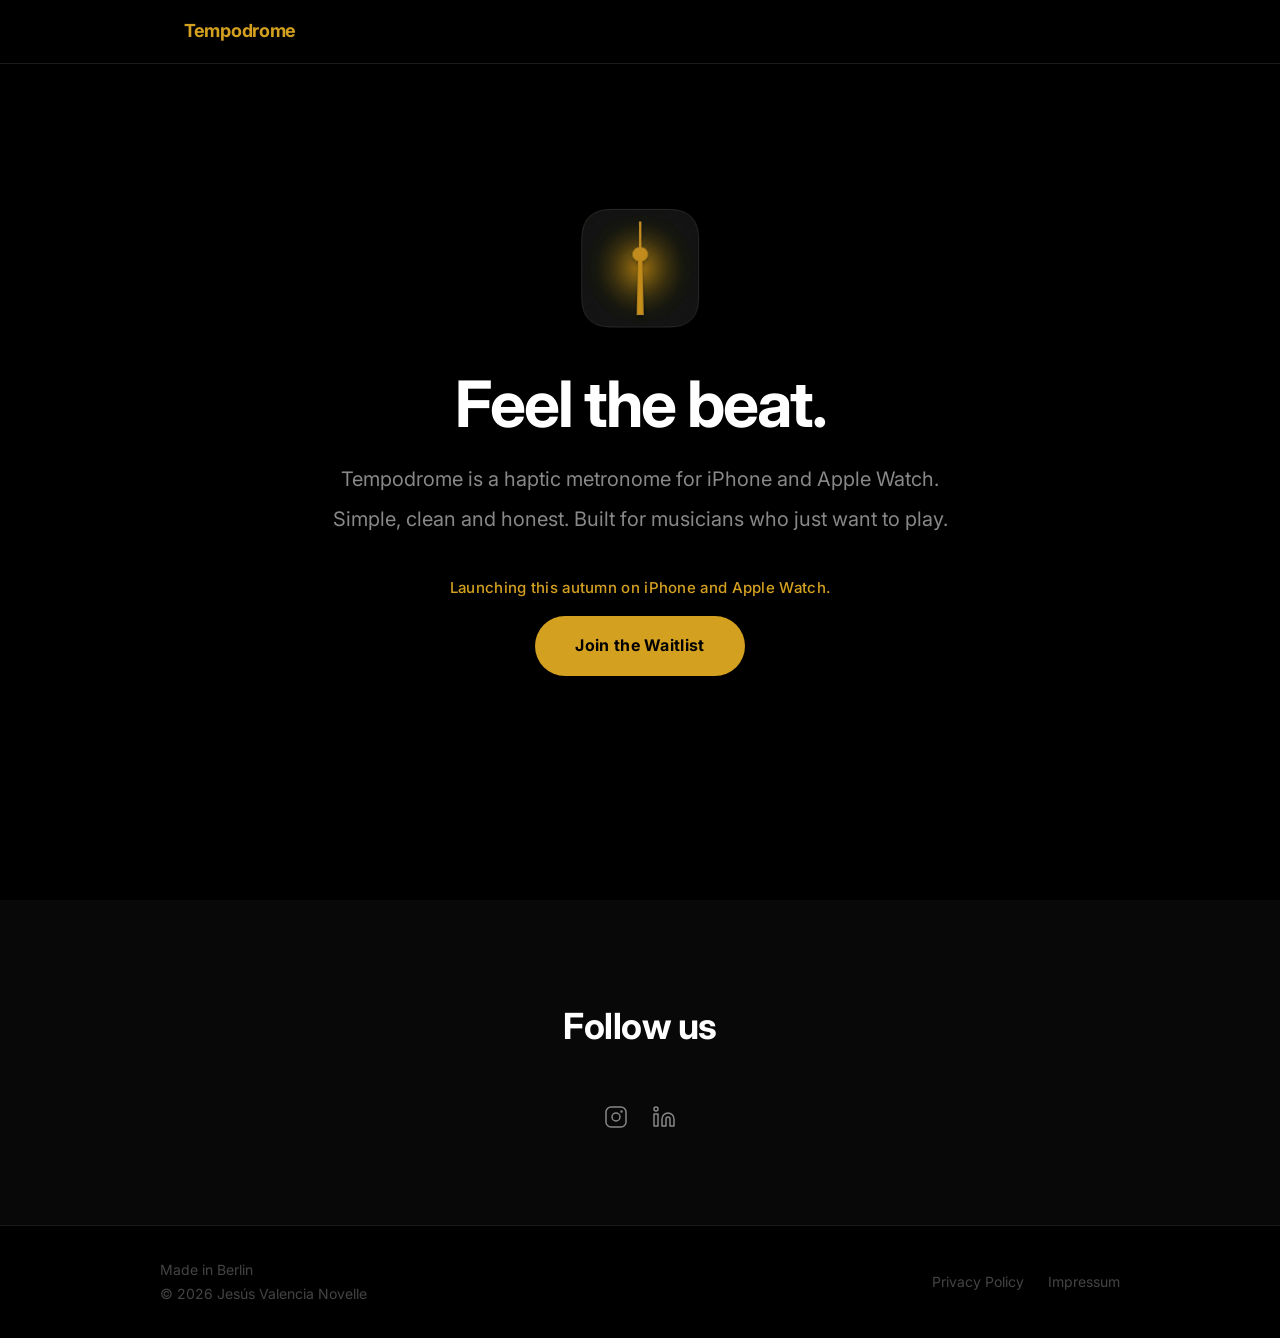
<file: index.html>
<!doctype html>
<html lang="en">
  <head>
    <meta charset="UTF-8" />
    <meta name="viewport" content="width=device-width, initial-scale=1.0" />
    <meta
      name="description"
      content="Tempodrome — Haptic metronome for iPhone and Apple Watch. Feel the beat."
    />
    <link
      rel="icon"
      type="image/png"
      sizes="48x48"
      href="/images/favicon-48.png"
    />
    <link
      rel="apple-touch-icon"
      sizes="180x180"
      href="/images/apple-touch-icon.png"
    />
    <script type="application/ld+json">
      {
        "@context": "https://schema.org",
        "@type": "SoftwareApplication",
        "name": "Tempodrome",
        "operatingSystem": "iOS, watchOS",
        "applicationCategory": "MusicApplication",
        "description": "Tempodrome is a haptic metronome for iPhone and Apple Watch. Feel the beat in your wrist, not your ears.",
        "url": "https://www.tempodrome.com",
        "image": "https://www.tempodrome.com/images/icon.png",
        "offers": {
          "@type": "Offer",
          "priceCurrency": "EUR",
          "availability": "https://schema.org/PreOrder"
        }
      }
    </script>
    <title>Tempodrome — Haptic Metronome</title>

    <!-- Favicon -->
    <link rel="icon" type="image/png" href="images/icon.png" />
    <link rel="apple-touch-icon" href="images/icon.png" />

    <!-- Social preview (LinkedIn, Twitter, WhatsApp) -->
    <meta
      property="og:title"
      content="Tempodrome — Haptic Metronome for Musicians"
    />
    <meta
      property="og:description"
      content="Feel the beat in your wrist, not your ears."
    />
    <meta
      property="og:image"
      content="https://www.tempodrome.com/images/icon.png"
    />
    <meta property="og:url" content="https://www.tempodrome.com" />
    <meta property="og:type" content="website" />

    <link rel="stylesheet" href="style.css" />
    <script
      data-goatcounter="https://susovn.goatcounter.com/count"
      async
      src="//gc.zgo.at/count.js"
    ></script>
    <script async src="https://tally.so/widgets/embed.js"></script>
  </head>

  <body>
    <!-- NAVIGATION -->
    <nav>
      <div class="nav-inner">
        <div class="nav-logo">Tempodrome</div>
        <!-- <div class="nav-links">
          <a href="#features">Features</a>
          <a href="#how-to-use">How to Use</a>
          <a href="#faq">FAQ</a>
          <a href="#support">Support</a>
        </div> -->
      </div>
    </nav>

    <!-- HERO -->
    <section id="hero">
      <div class="hero-inner">
        <img src="images/icon.png" alt="Tempodrome app icon" class="app-icon" />
        <h1>Feel the beat.</h1>
        <p class="subtitle">
          Tempodrome is a haptic metronome for iPhone and Apple Watch.
        </p>
        <p class="usp">
          Simple, clean and honest. Built for musicians who just want to play.
        </p>
        <p class="launch-soon">
          Launching this autumn on iPhone and Apple Watch.
        </p>
        <a
          href="#tally-open=vG9gE8&tally-layout=modal&tally-hide-title=1&tally-auto-close=1000"
          class="waitlist-btn"
          >Join the Waitlist</a
        >
      </div>
    </section>

    <!-- FEATURES -->
    <!-- <section id="features">
      <div class="section-inner">
        <h2>Why Tempodrome</h2>
        <div class="features-grid">
          <div class="feature">
            <div class="feature-icon">⌚</div>
            <h3>Apple Watch First</h3>
            <p>
              Tempodrome runs natively on Apple Watch with its own independent
              engine. Raise your wrist, set your tempo, and play.
            </p>
          </div>

          <div class="feature">
            <div class="feature-icon">📱</div>
            <h3>iPhone Too</h3>
            <p>
              No Apple Watch? No problem. Full metronome on iPhone with haptic
              vibration, audible click, visual glow, or any combination.
            </p>
          </div>

          <div class="feature">
            <div class="feature-icon">🥁</div>
            <h3>Your Beat, Your Way</h3>
            <p>
              From 20 to 300 BPM. Tap tempo, crown control, or type it in
              directly. Time signatures from 2/4 to 7/8.
            </p>
          </div>

          <div class="feature">
            <div class="feature-icon">🧠</div>
            <h3>Train Anywhere</h3>
            <p>
              Use Tempodrome while walking, cooking, or commuting. Let the
              haptic pulse run in the background and internalize the beat.
            </p>
          </div>
        </div>
      </div>
    </section> -->

    <!-- SCREENSHOTS -->
    <!-- <section id="screenshots">
      <div class="section-inner">
        <h2>See it in action</h2>

        <p class="screenshot-label">Apple Watch</p>
        <div class="screenshots-row">
          <img src="images/watch1.png" alt="Tempodrome on Apple Watch" />
          <img src="images/watch2.png" alt="Tempodrome Watch playing" />
          <img src="images/watch3.png" alt="Tempodrome Watch time signature" />
        </div>

        <p class="screenshot-label" style="margin-top: 48px">iPhone</p>
        <div class="screenshots-row">
          <img src="images/screen1.png" alt="Tempodrome main screen" />
          <img src="images/screen3.png" alt="Tempodrome playing" />
          <img src="images/screen2.png" alt="Tempodrome time signature" />
        </div>
      </div>
    </section> -->

    <!-- HOW TO USE -->
    <!-- <section id="how-to-use">
      <div class="section-inner">
        <h2>How to Use</h2>
        <div class="guide-list">
          <div class="guide-item">
            <span class="guide-number">01</span>
            <div>
              <h3>Set your BPM</h3>
              <p>
                On Apple Watch, rotate the Digital Crown to adjust the BPM up or
                down. On iPhone, tap the — and + buttons, or tap the BPM number
                to type it in directly using the keyboard.
              </p>
            </div>
          </div>

          <div class="guide-item">
            <span class="guide-number">02</span>
            <div>
              <h3>Tap your tempo</h3>
              <p>
                Tap the TAP area repeatedly in time with any music you're
                hearing. Tempodrome calculates the average tempo from your last
                four taps and sets it automatically.
              </p>
            </div>
          </div>

          <div class="guide-item">
            <span class="guide-number">03</span>
            <div>
              <h3>Choose how you feel it</h3>
              <p>
                On iPhone, toggle Vibration, Sound, and Glow independently. Use
                any combination — silent practice with just vibration and glow,
                or the full experience with all three on.
              </p>
            </div>
          </div>

          <div class="guide-item">
            <span class="guide-number">04</span>
            <div>
              <h3>Change time signature</h3>
              <p>
                Tap the time signature badge (4/4 by default) to open the
                selector. Choose from 2/4, 3/4, 4/4, 5/4, 6/8, 7/8 and more. The
                beat bars update instantly to reflect your selection.
              </p>
            </div>
          </div>

          <div class="guide-item">
            <span class="guide-number">05</span>
            <div>
              <h3>Start and stop</h3>
              <p>
                Press the play button to start. Press stop to pause. You can
                control playback from either your iPhone or Apple Watch
                independently.
              </p>
            </div>
          </div>
        </div>
      </div>
    </section> -->

    <!-- FAQ -->
    <!-- <section id="faq">
      <div class="section-inner">
        <h2>FAQ</h2>
        <div class="faq-list">
          <div class="faq-item">
            <h3>Do I need an Apple Watch to use Tempodrome?</h3>
            <p>
              No — Tempodrome works fully on iPhone on its own. The Apple Watch
              adds the haptic-on-wrist experience, but the iPhone app is a
              complete metronome independently.
            </p>
          </div>

          <div class="faq-item">
            <h3>Does the Apple Watch app work without the iPhone nearby?</h3>
            <p>
              Yes. Once installed, the Watch app runs its own independent
              engine. You can leave your phone in your bag and use Tempodrome
              entirely from your wrist.
            </p>
          </div>

          <div class="faq-item">
            <h3>Does Tempodrome work in the background?</h3>
            <p>
              On iPhone, Tempodrome continues running when the screen is off. On
              Apple Watch, the haptic engine keeps firing even with your wrist
              down, using an extended runtime session.
            </p>
          </div>

          <div class="faq-item">
            <h3>What time signatures are supported?</h3>
            <p>
              Tempodrome supports 2/4, 3/4, 4/4, 5/4, 6/8, and 7/8. More time
              signatures are planned for future updates.
            </p>
          </div>

          <div class="faq-item">
            <h3>What is the BPM range?</h3>
            <p>
              Tempodrome supports tempos from 20 BPM (Larghissimo) to 300 BPM
              (Prestissimo).
            </p>
          </div>

          <div class="faq-item">
            <h3>Will iPhone and Apple Watch sync with each other?</h3>
            <p>
              Sync between devices is planned for a future update. In the
              current version, iPhone and Apple Watch each run independently for
              maximum reliability.
            </p>
          </div>
        </div>
      </div>
    </section> -->

    <!-- SUPPORT -->
    <section id="support">
      <div class="section-inner">
        <!-- <h2>Support</h2> -->
        <h2>Follow us</h2>
        <!-- <p class="support-text">
          Have a question or found a bug? Get in touch — your feedback helps
          make Tempodrome better.
        </p>
        <a href="mailto:support@tempodrome.com" class="support-email"
          >support@tempodrome.com</a
        > -->
        <div class="social-links">
          <a
            href="https://www.instagram.com/tempodrome.app"
            target="_blank"
            aria-label="Instagram"
          >
            <svg
              xmlns="http://www.w3.org/2000/svg"
              width="24"
              height="24"
              viewBox="0 0 24 24"
              fill="none"
              stroke="currentColor"
              stroke-width="1.5"
              stroke-linecap="round"
              stroke-linejoin="round"
            >
              <rect x="2" y="2" width="20" height="20" rx="5" ry="5" />
              <circle cx="12" cy="12" r="4" />
              <circle cx="17.5" cy="6.5" r="0.5" fill="currentColor" />
            </svg>
          </a>
          <a
            href="https://www.linkedin.com/company/tempodrome"
            target="_blank"
            aria-label="LinkedIn"
          >
            <svg
              xmlns="http://www.w3.org/2000/svg"
              width="24"
              height="24"
              viewBox="0 0 24 24"
              fill="none"
              stroke="currentColor"
              stroke-width="1.5"
              stroke-linecap="round"
              stroke-linejoin="round"
            >
              <path
                d="M16 8a6 6 0 0 1 6 6v7h-4v-7a2 2 0 0 0-2-2 2 2 0 0 0-2 2v7h-4v-7a6 6 0 0 1 6-6z"
              />
              <rect x="2" y="9" width="4" height="12" />
              <circle cx="4" cy="4" r="2" />
            </svg>
          </a>
        </div>
      </div>
    </section>

    <!-- FOOTER -->
    <footer>
      <div class="footer-inner">
        <div class="footer-left">
          <p class="made-in">Made in Berlin</p>
          <p>© 2026 Jesús Valencia Novelle</p>
        </div>
        <div class="footer-links">
          <a href="privacy.html">Privacy Policy</a>
          <a href="impressum.html">Impressum</a>
        </div>
      </div>
    </footer>
  </body>
</html>
</file>
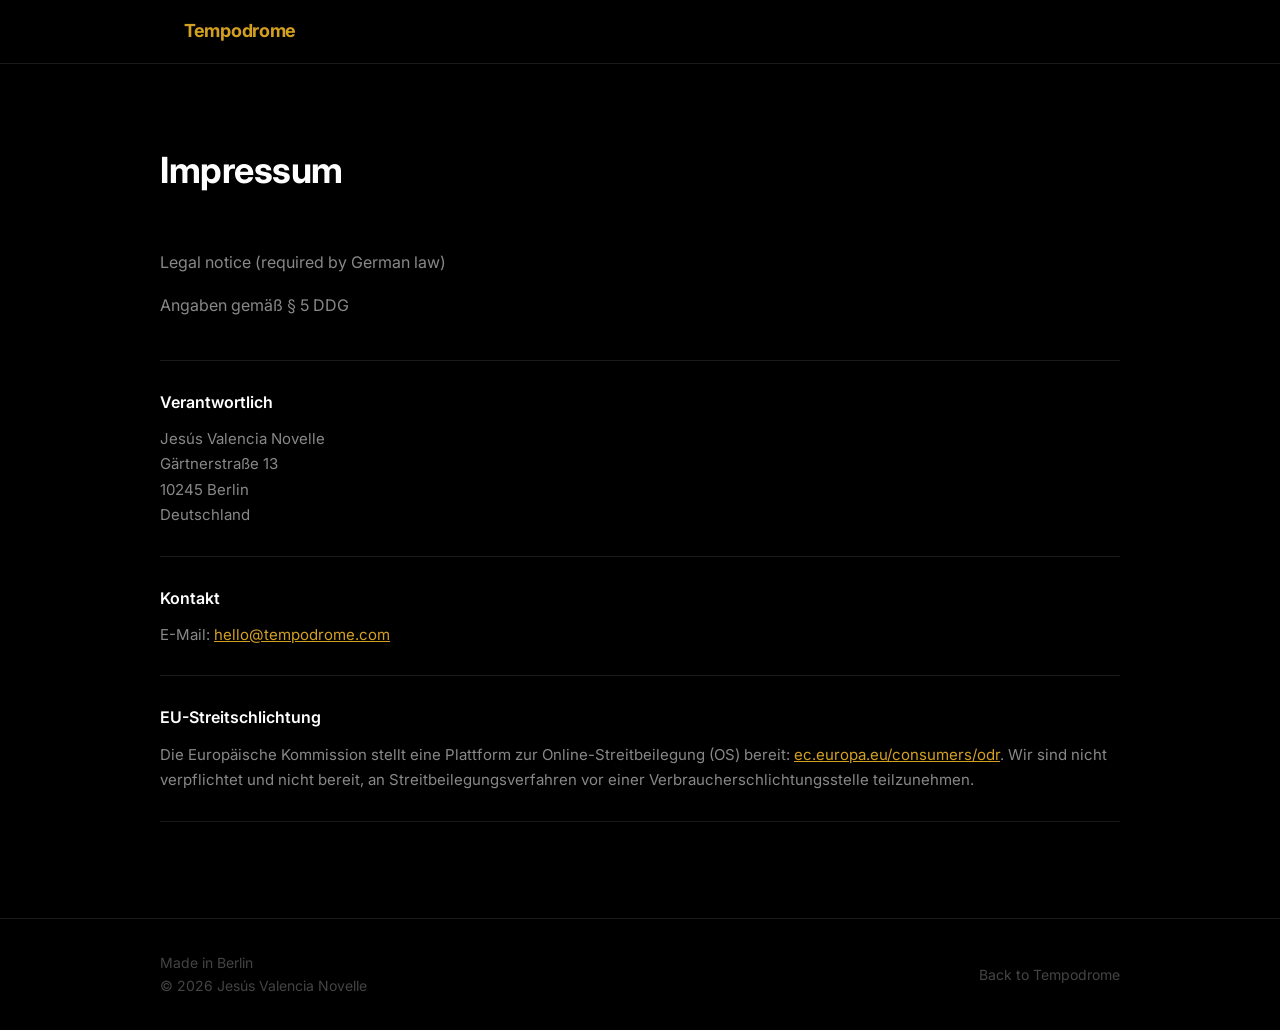
<file: impressum.html>
<!doctype html>
<html lang="en">
  <head>
    <meta charset="UTF-8" />
    <meta name="viewport" content="width=device-width, initial-scale=1.0" />
    <title>Impressum — Tempodrome</title>
    <link rel="stylesheet" href="style.css" />
    <link rel="icon" type="image/png" href="images/icon.png" />
    <script
      data-goatcounter="https://susovn.goatcounter.com/count"
      async
      src="//gc.zgo.at/count.js"
    ></script>
  </head>
  <body>
    <nav>
      <div class="nav-inner">
        <div class="nav-logo">
          <a href="index.html" style="color: #d4a020; text-decoration: none"
            >Tempodrome</a
          >
        </div>
      </div>
    </nav>

    <section style="padding-top: 140px">
      <div class="section-inner">
        <h2>Impressum</h2>
        <p style="color: #888888; margin-bottom: 16px">
          Legal notice (required by German law)
        </p>
        <p style="color: #888888; margin-bottom: 40px">Angaben gemäß § 5 DDG</p>

        <div class="faq-list">
          <div class="faq-item">
            <h3>Verantwortlich</h3>
            <p>
              Jesús Valencia Novelle<br />
              Gärtnerstraße 13<br />
              10245 Berlin<br />
              Deutschland
            </p>
          </div>

          <div class="faq-item">
            <h3>Kontakt</h3>
            <p>
              E-Mail:
              <a href="mailto:hello@tempodrome.com" style="color: #d4a020"
                >hello@tempodrome.com</a
              >
            </p>
          </div>

          <div class="faq-item">
            <h3>EU-Streitschlichtung</h3>
            <p>
              Die Europäische Kommission stellt eine Plattform zur
              Online-Streitbeilegung (OS) bereit:
              <a
                href="https://ec.europa.eu/consumers/odr"
                target="_blank"
                style="color: #d4a020"
                >ec.europa.eu/consumers/odr</a
              >. Wir sind nicht verpflichtet und nicht bereit, an
              Streitbeilegungsverfahren vor einer Verbraucherschlichtungsstelle
              teilzunehmen.
            </p>
          </div>
        </div>
      </div>
    </section>

    <footer>
      <div class="footer-inner">
        <div class="footer-left">
          <p class="made-in">Made in Berlin</p>
          <p>© 2026 Jesús Valencia Novelle</p>
        </div>
        <a href="index.html">Back to Tempodrome</a>
      </div>
    </footer>
  </body>
</html>
</file>
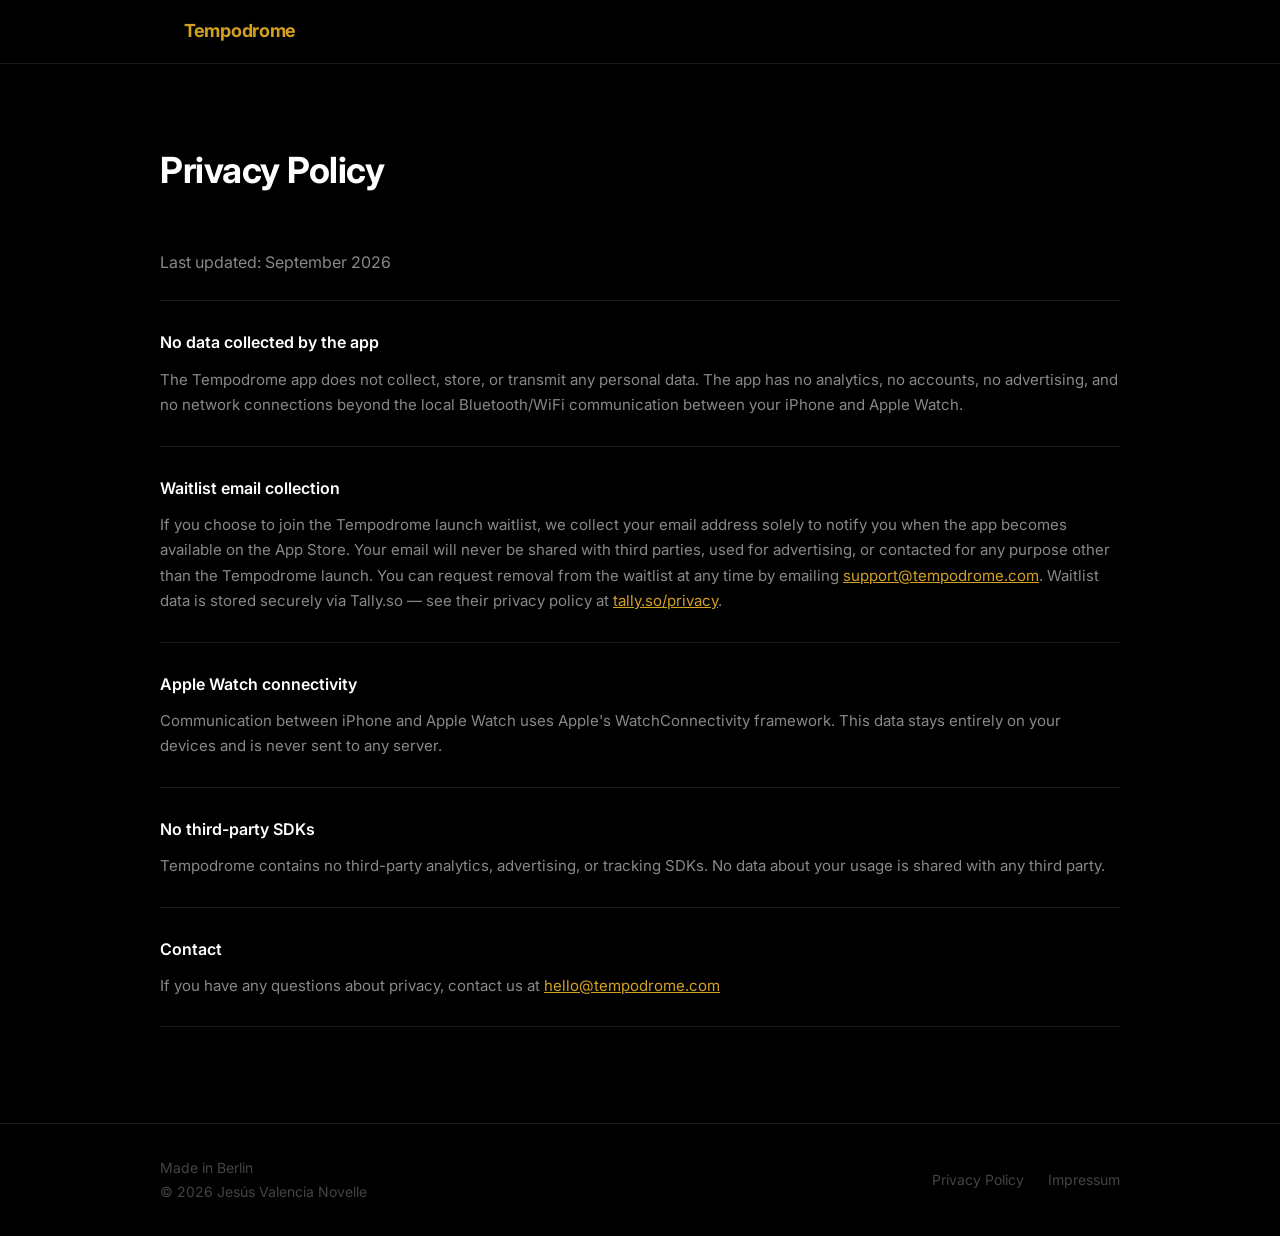
<file: privacy.html>
<!doctype html>
<html lang="en">
  <head>
    <meta charset="UTF-8" />
    <meta name="viewport" content="width=device-width, initial-scale=1.0" />
    <!-- Favicon -->
    <link rel="icon" type="image/png" href="images/icon.png" />
    <link rel="apple-touch-icon" href="images/icon.png" />
    <title>Privacy Policy — Tempodrome</title>
    <link rel="stylesheet" href="style.css" />
    <script
      data-goatcounter="https://susovn.goatcounter.com/count"
      async
      src="//gc.zgo.at/count.js"
    ></script>
  </head>
  <body>
    <nav>
      <div class="nav-inner">
        <div class="nav-logo">
          <a href="index.html" style="color: #d4a020; text-decoration: none"
            >Tempodrome</a
          >
        </div>
      </div>
    </nav>

    <section style="padding-top: 140px">
      <div class="section-inner">
        <h2>Privacy Policy</h2>
        <p style="color: #888888; margin-bottom: 24px">
          Last updated: September 2026
        </p>

        <div class="faq-list">
          <div class="faq-item">
            <h3>No data collected by the app</h3>
            <p>
              The Tempodrome app does not collect, store, or transmit any
              personal data. The app has no analytics, no accounts, no
              advertising, and no network connections beyond the local
              Bluetooth/WiFi communication between your iPhone and Apple Watch.
            </p>
          </div>
            <div class="faq-item">
              <h3>Waitlist email collection</h3>
              <p>
                If you choose to join the Tempodrome launch waitlist, we collect
                your email address solely to notify you when the app becomes
                available on the App Store. Your email will never be shared with
                third parties, used for advertising, or contacted for any
                purpose other than the Tempodrome launch. You can request
                removal from the waitlist at any time by emailing
                <a href="mailto:support@tempodrome.com" style="color: #d4a020"
                  >support@tempodrome.com</a
                >. Waitlist data is stored securely via Tally.so — see their
                privacy policy at
                <a
                  href="https://tally.so/privacy"
                  target="_blank"
                  style="color: #d4a020"
                  >tally.so/privacy</a
                >.
              </p>
            </div>
          </div>

          <div class="faq-item">
            <h3>Apple Watch connectivity</h3>
            <p>
              Communication between iPhone and Apple Watch uses Apple's
              WatchConnectivity framework. This data stays entirely on your
              devices and is never sent to any server.
            </p>
          </div>

          <div class="faq-item">
            <h3>No third-party SDKs</h3>
            <p>
              Tempodrome contains no third-party analytics, advertising, or
              tracking SDKs. No data about your usage is shared with any third
              party.
            </p>
          </div>

          <div class="faq-item">
            <h3>Contact</h3>
            <p>
              If you have any questions about privacy, contact us at
              <a href="mailto:hello@tempodrome.com" style="color: #d4a020"
                >hello@tempodrome.com</a
              >
            </p>
          </div>
        </div>
      </div>
    </section>

    <footer>
      <div class="footer-inner">
        <div class="footer-left">
          <p class="made-in">Made in Berlin</p>
          <p>© 2026 Jesús Valencia Novelle</p>
        </div>
        <div class="footer-links">
          <a href="privacy.html">Privacy Policy</a>
          <a href="impressum.html">Impressum</a>
        </div>
      </div>
    </footer>
  </body>
</html>
</file>
<file: style.css>
/* ================================
   TEMPODROME — GLOBAL STYLES
   ================================ */

/* Import Google Font — Inter is clean and modern */
@import url("https://fonts.googleapis.com/css2?family=Inter:wght@400;500;600;700&display=swap");

/* Reset — removes browser default spacing */
* {
  margin: 0;
  padding: 0;
  box-sizing: border-box;
}

/* Base styles */
html {
  scroll-behavior: smooth;
}

body {
  background-color: #000000;
  color: #ffffff;
  font-family: "Inter", sans-serif;
  font-size: 16px;
  line-height: 1.7;
}

/* ================================
   NAVIGATION
   ================================ */

nav {
  position: fixed;
  top: 0;
  left: 0;
  right: 0;
  z-index: 100;
  background-color: rgba(0, 0, 0, 0.85);
  backdrop-filter: blur(12px);
  border-bottom: 1px solid #1a1a1a;
}

.nav-inner {
  max-width: 960px;
  margin: 0 auto;
  padding: 16px 24px;
  display: flex;
  justify-content: space-between;
  align-items: center;
}

.nav-logo {
  font-size: 18px;
  font-weight: 700;
  color: #d4a020;
  letter-spacing: -0.3px;
}

.nav-links {
  display: flex;
  gap: 32px;
}

.nav-links a {
  color: #888888;
  text-decoration: none;
  font-size: 14px;
  font-weight: 500;
  transition: color 0.2s;
}

.nav-links a:hover {
  color: #ffffff;
}

/* ================================
   SHARED SECTION STYLES
   ================================ */

section {
  padding: 96px 24px;
}

.section-inner {
  max-width: 960px;
  margin: 0 auto;
}

h2 {
  font-size: 36px;
  font-weight: 700;
  letter-spacing: -0.5px;
  margin-bottom: 48px;
  color: #ffffff;
}

/* ================================
   HERO SECTION
   ================================ */

#hero {
  min-height: 100vh;
  display: flex;
  align-items: center;
  justify-content: center;
  text-align: center;
  padding-top: 80px;
}

.hero-inner {
  max-width: 640px;
  margin: 0 auto;
}

.app-icon {
  width: 120px;
  height: 120px;
  border-radius: 27px;
  margin-bottom: 32px;
}

h1 {
  font-size: 64px;
  font-weight: 700;
  letter-spacing: -2px;
  line-height: 1.1;
  margin-bottom: 24px;
  color: #ffffff;
}

.subtitle {
  font-size: 20px;
  color: #888888;
  margin-bottom: 8px;
  line-height: 1.6;
}

.waitlist-btn {
  display: inline-block;
  background-color: #d4a020;
  color: #000000;
  font-size: 16px;
  font-weight: 700;
  text-decoration: none;
  padding: 16px 40px;
  border-radius: 50px;
  transition: opacity 0.2s;
  letter-spacing: 0.3px;
}

.waitlist-btn:hover {
  opacity: 0.85;
}

.usp {
  font-size: 20px;
  color: #888888;
  font-weight: 400;
  margin-bottom: 40px;
  line-height: 1.6;
}

/* ================================
   FEATURES SECTION
   ================================ */

#features {
  background-color: #080808;
}

.features-grid {
  display: grid;
  grid-template-columns: repeat(2, 1fr);
  gap: 32px;
}

.feature {
  background-color: #111111;
  border: 1px solid #1a1a1a;
  border-radius: 16px;
  padding: 32px;
}

.feature-icon {
  font-size: 32px;
  margin-bottom: 16px;
}

.feature h3 {
  font-size: 18px;
  font-weight: 600;
  margin-bottom: 12px;
  color: #ffffff;
}

.feature p {
  color: #888888;
  font-size: 15px;
  line-height: 1.7;
}

/* ================================
   SCREENSHOTS SECTION
   ================================ */

#screenshots {
  background-color: #000000;
}

.screenshot-label {
  color: #d4a020;
  font-size: 13px;
  font-weight: 600;
  letter-spacing: 1px;
  text-transform: uppercase;
  margin-bottom: 24px;
  display: block;
}

.screenshots-row {
  display: flex;
  gap: 24px;
  justify-content: center;
  align-items: flex-start;
  flex-wrap: wrap;
}

.screenshots-row img {
  border-radius: 20px;
  border: 1px solid #1a1a1a;
}

/* Watch screenshots are square-ish so smaller width */
#screenshots .screenshots-row:first-of-type img {
  width: 180px;
}

/* iPhone screenshots are taller */
#screenshots .screenshots-row:last-of-type img {
  width: 220px;
}

/* ================================
   HOW TO USE SECTION
   ================================ */

#how-to-use {
  background-color: #080808;
}

.guide-list {
  display: flex;
  flex-direction: column;
  gap: 40px;
}

.guide-item {
  display: flex;
  gap: 32px;
  align-items: flex-start;
}

.guide-number {
  font-size: 13px;
  font-weight: 700;
  color: #d4a020;
  letter-spacing: 1px;
  min-width: 32px;
  padding-top: 4px;
}

.guide-item h3 {
  font-size: 18px;
  font-weight: 600;
  margin-bottom: 8px;
  color: #ffffff;
}

.guide-item p {
  color: #888888;
  font-size: 15px;
  line-height: 1.7;
}

/* ================================
   FAQ SECTION
   ================================ */

#faq {
  background-color: #000000;
}

.faq-list {
  display: flex;
  flex-direction: column;
  gap: 0;
}

.faq-item {
  border-bottom: 1px solid #1a1a1a;
  padding: 28px 0;
}

.faq-item:first-child {
  border-top: 1px solid #1a1a1a;
}

.faq-item h3 {
  font-size: 16px;
  font-weight: 600;
  margin-bottom: 10px;
  color: #ffffff;
}

.faq-item p {
  color: #888888;
  font-size: 15px;
  line-height: 1.7;
}

/* ================================
   SUPPORT SECTION
   ================================ */

#support {
  background-color: #080808;
  text-align: center;
}

.support-text {
  color: #888888;
  font-size: 18px;
  margin-bottom: 24px;
}

.support-email {
  display: inline-block;
  color: #d4a020;
  font-size: 20px;
  font-weight: 600;
  text-decoration: none;
  margin-bottom: 32px;
  transition: opacity 0.2s;
}

.support-email:hover {
  opacity: 0.8;
}

.social-links {
  display: flex;
  gap: 24px;
  justify-content: center;
  margin-top: 16px;
}

.social-links a {
  color: #888888;
  text-decoration: none;
  font-size: 15px;
  transition: color 0.2s;
  display: flex;
  align-items: center;
}

.social-links a:hover {
  color: #d4a020;
}

/* ================================
   FOOTER
   ================================ */

footer {
  border-top: 1px solid #1a1a1a;
  padding: 32px 24px;
}

.footer-inner {
  max-width: 960px;
  margin: 0 auto;
  display: flex;
  justify-content: space-between;
  align-items: center;
}

footer p {
  color: #444444;
  font-size: 14px;
}

footer a {
  color: #444444;
  font-size: 14px;
  text-decoration: none;
  transition: color 0.2s;
}

footer a:hover {
  color: #888888;
}

.footer-links {
  display: flex;
  gap: 24px;
}

/* ================================
   RESPONSIVE — MOBILE
   ================================ */

@media (max-width: 768px) {
  h1 {
    font-size: 40px;
  }

  h2 {
    font-size: 28px;
  }

  .features-grid {
    grid-template-columns: 1fr;
  }

  .nav-links {
    display: none;
  }

  .guide-item {
    gap: 16px;
  }

  .footer-inner {
    flex-direction: column;
    gap: 12px;
    text-align: center;
  }
  .footer-left {
    display: flex;
    flex-direction: column;
    gap: 4px;
  }

  .made-in {
    color: #d4a020;
    font-size: 13px;
    font-weight: 500;
    letter-spacing: 0.3px;
  }
}
/* ================================
   WAITLIST
   ================================ */

.launch-soon {
  color: #d4a020;
  font-size: 15px;
  font-weight: 500;
  margin-bottom: 16px;
  letter-spacing: 0.3px;
}
</file>
